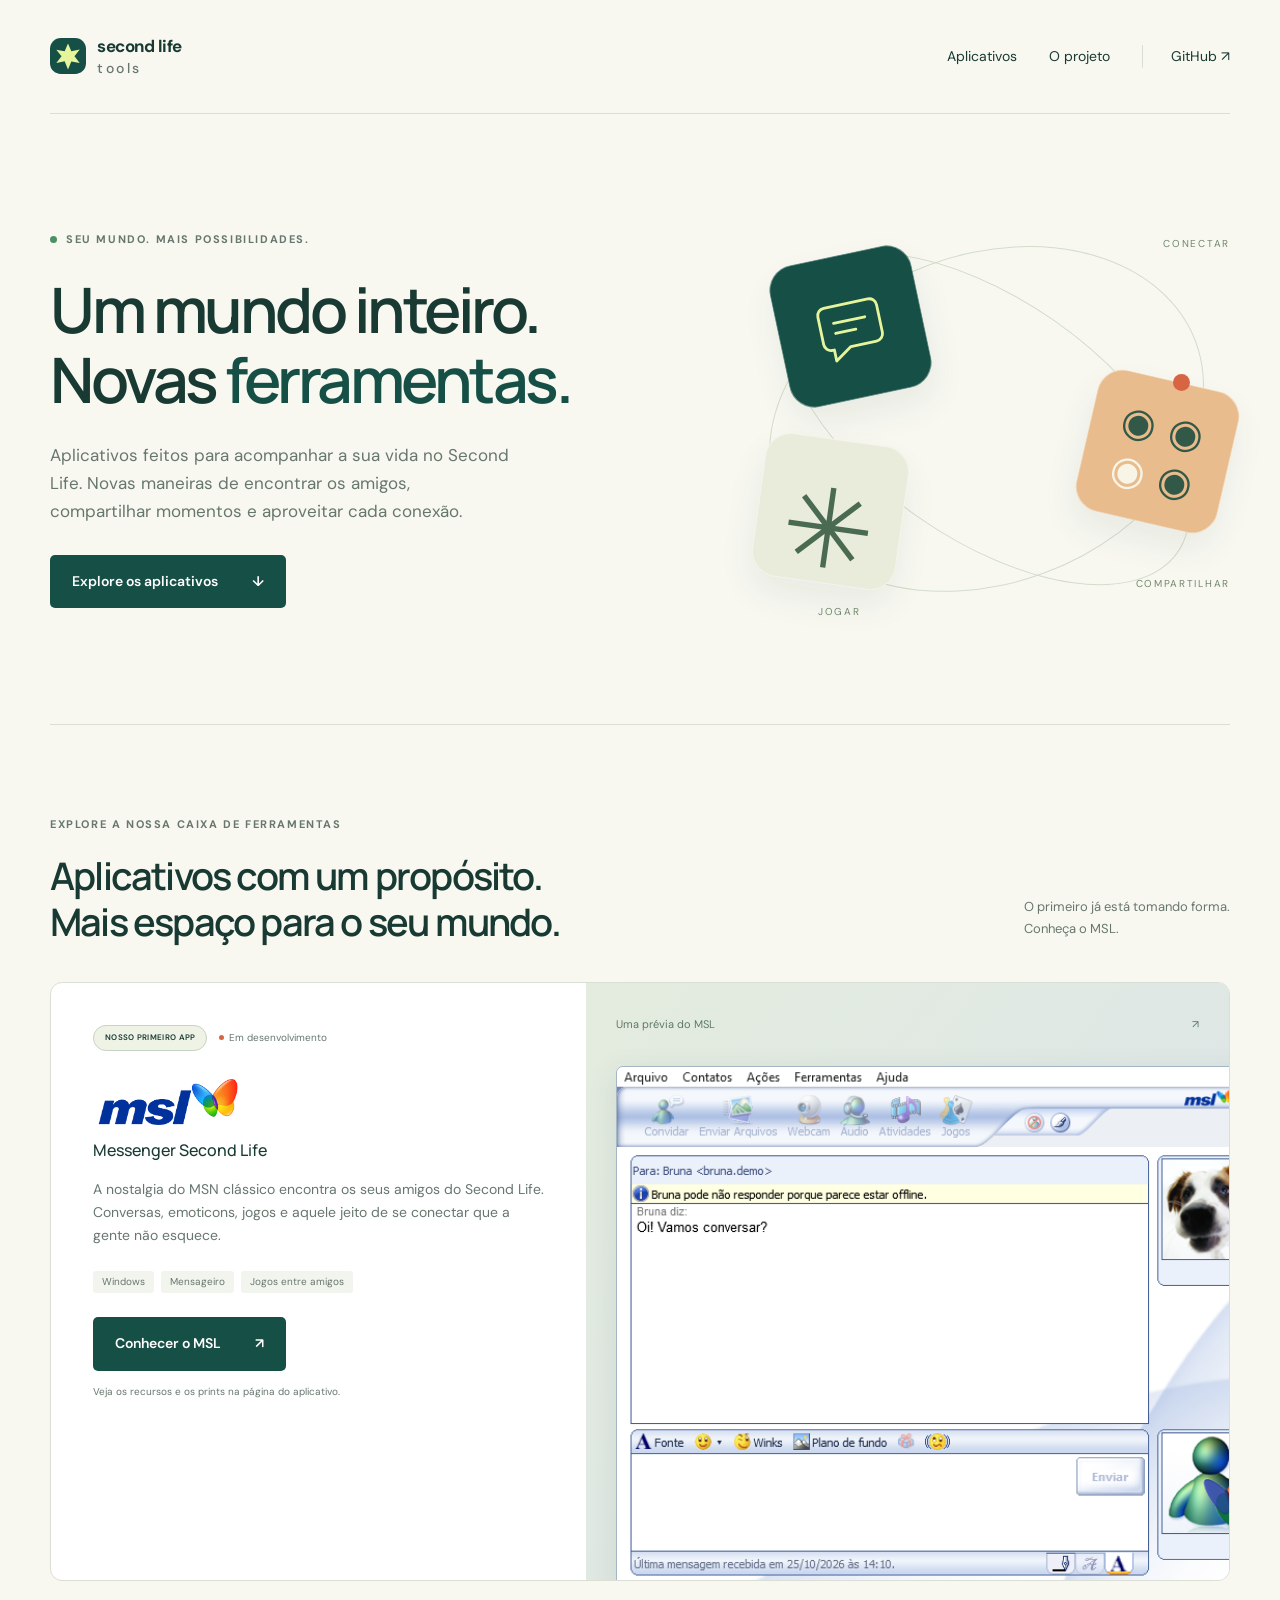
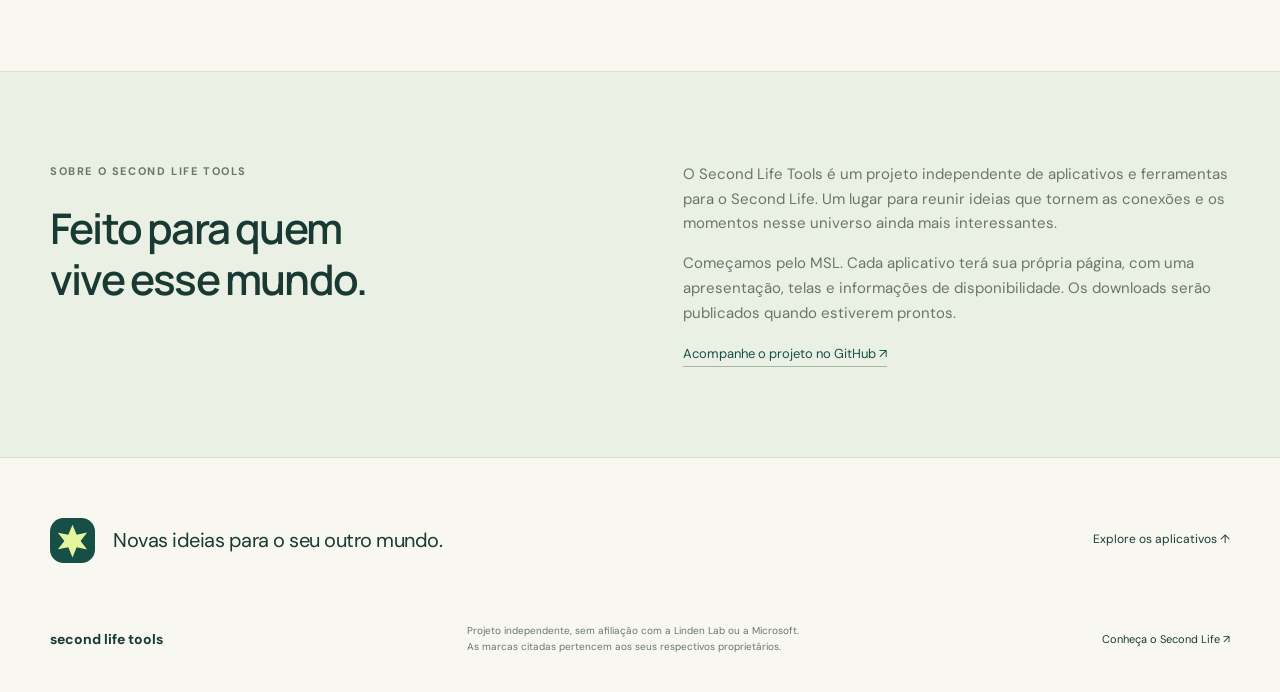
<file: index.html>
<!doctype html>
<html lang="pt-BR"><head><meta charset="utf-8"><meta name="viewport" content="width=device-width,initial-scale=1"><title>Second Life Tools — Ferramentas para o seu outro mundo</title><meta name="description" content="Aplicativos e ferramentas independentes para aproveitar seu Second Life. Conheça o MSL, nosso primeiro app."><link rel="icon" href="assets/mark.svg" type="image/svg+xml"><link rel="stylesheet" href="assets/site.css"><link rel="stylesheet" href="assets/portal.css"></head>
<body class="tools-page"><a class="skip" href="#conteudo">Pular para o conteúdo</a>
<header class="header wrap"><a class="brand" href="./" aria-label="Second Life Tools, início"><img src="assets/mark.svg" width="36" height="36" alt=""><span>second life<span class="brand-sub">tools</span></span></a><nav aria-label="Principal"><a href="#apps">Aplicativos</a><a href="#sobre">O projeto</a><a class="nav-link" href="https://github.com/secondlifetools" target="_blank" rel="noopener noreferrer">GitHub ↗</a></nav></header>
<main id="conteudo"><section class="tools-hero wrap" id="inicio"><div><p class="eyebrow"><span class="dot"></span> Seu mundo. Mais possibilidades.</p><h1>Um mundo inteiro.<br>Novas <em>ferramentas.</em></h1><p class="lead">Aplicativos feitos para acompanhar a sua vida no Second Life. Novas maneiras de encontrar os amigos, compartilhar momentos e aproveitar cada conexão.</p><a class="primary" href="#apps">Explore os aplicativos <span aria-hidden="true">↓</span></a></div><div class="tools-art" aria-hidden="true"><div class="tool-orbit"></div><div class="tool-orbit second"></div><div class="tool-tile tile-chat"><svg viewBox="0 0 80 80"><path d="M16 15h48a8 8 0 0 1 8 8v30a8 8 0 0 1-8 8H36L18 73V61h-2a8 8 0 0 1-8-8V23a8 8 0 0 1 8-8Z"/><path d="M23 33h34M23 44h22"/></svg></div><div class="tool-tile tile-star">✳</div><div class="tool-tile tile-pieces"><span>◉</span><span>◉</span><span>◉</span><span>◉</span></div><span class="art-word word-connect">conectar</span><span class="art-word word-share">compartilhar</span><span class="art-word word-play">jogar</span><span class="tools-art-dot"></span></div></section>
<section class="apps-section section wrap" id="apps"><div class="catalog-heading"><div><div class="section-label">EXPLORE A NOSSA CAIXA DE FERRAMENTAS</div><h2>Aplicativos com um propósito.<br>Mais espaço para o seu mundo.</h2></div><p>O primeiro já está tomando forma.<br>Conheça o MSL.</p></div><article class="app-showcase"><div class="app-copy"><div class="app-meta"><span class="pill">NOSSO PRIMEIRO APP</span><span class="app-status"><span class="dot"></span> Em desenvolvimento</span></div><h3><img class="app-wordmark" src="assets/msl-wordmark.png" alt="MSL" width="150" height="62"><span>Messenger Second Life</span></h3><p>A nostalgia do MSN clássico encontra os seus amigos do Second Life. Conversas, emoticons, jogos e aquele jeito de se conectar que a gente não esquece.</p><ul class="app-tags" aria-label="Sobre o MSL"><li>Windows</li><li>Mensageiro</li><li>Jogos entre amigos</li></ul><a class="primary" href="apps/msl/">Conhecer o MSL <span aria-hidden="true">↗</span></a><p class="small">Veja os recursos e os prints na página do aplicativo.</p></div><a class="app-preview" href="apps/msl/" aria-label="Ver a página do MSL e suas telas"><div class="preview-topline"><span>Uma prévia do MSL</span><span aria-hidden="true">↗</span></div><img src="assets/msl-chat.png" alt="Janela real de conversa do MSL, com visual inspirado no MSN clássico" width="648" height="503" loading="lazy"></a></article></section>
<section class="about-band" id="sobre"><div class="section wrap about-grid"><div><div class="section-label">SOBRE O SECOND LIFE TOOLS</div><h2>Feito para quem<br>vive esse mundo.</h2></div><div><p>O Second Life Tools é um projeto independente de aplicativos e ferramentas para o Second Life. Um lugar para reunir ideias que tornem as conexões e os momentos nesse universo ainda mais interessantes.</p><p>Começamos pelo MSL. Cada aplicativo terá sua própria página, com uma apresentação, telas e informações de disponibilidade. Os downloads serão publicados quando estiverem prontos.</p><a class="text-link" href="https://github.com/secondlifetools" target="_blank" rel="noopener noreferrer">Acompanhe o projeto no GitHub ↗</a></div></div></section>
<section class="tools-end wrap"><img src="assets/mark.svg" alt="" width="45" height="45"><p>Novas ideias para o seu outro mundo.</p><a href="#apps">Explore os aplicativos ↑</a></section></main>
<footer class="wrap"><a class="footer-brand" href="./">second life tools</a><p>Projeto independente, sem afiliação com a Linden Lab ou a Microsoft.<br>As marcas citadas pertencem aos seus respectivos proprietários.</p><a href="https://secondlife.com" target="_blank" rel="noopener noreferrer">Conheça o Second Life ↗</a></footer></body></html>
</file>
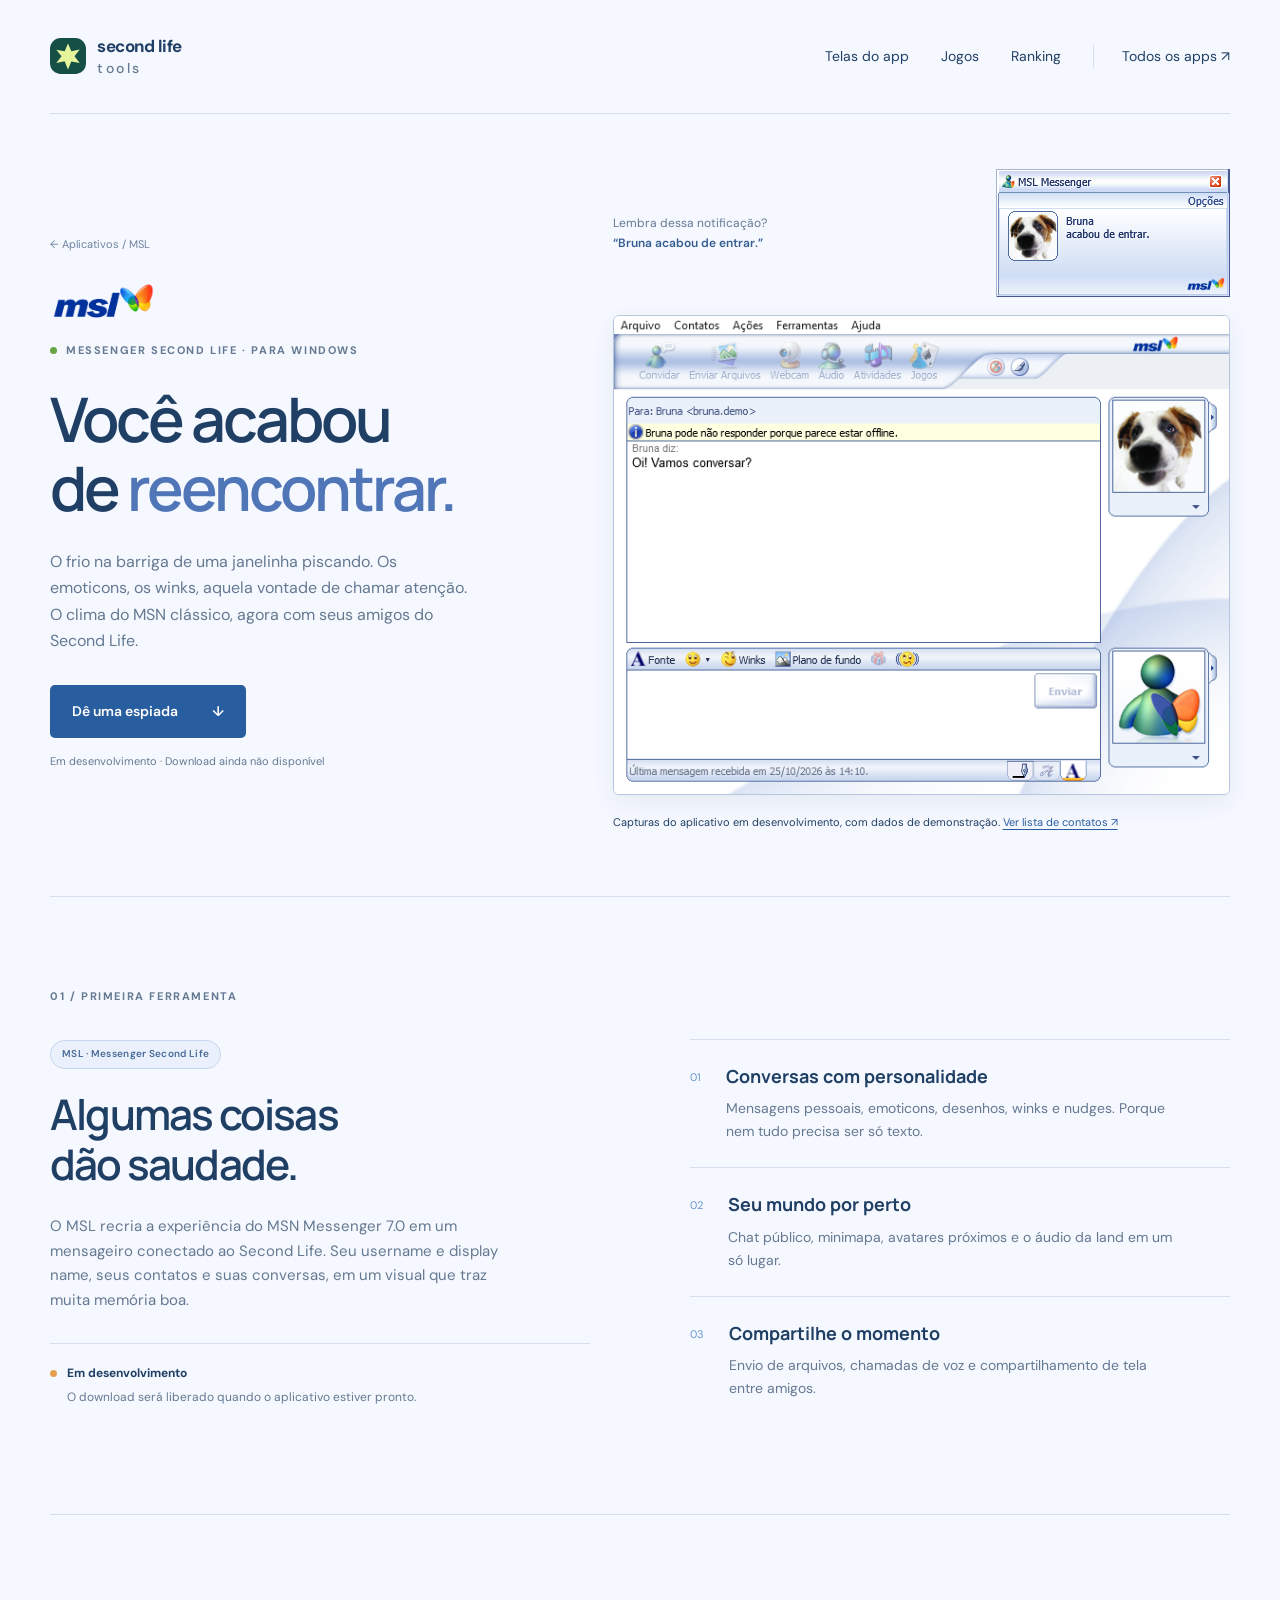
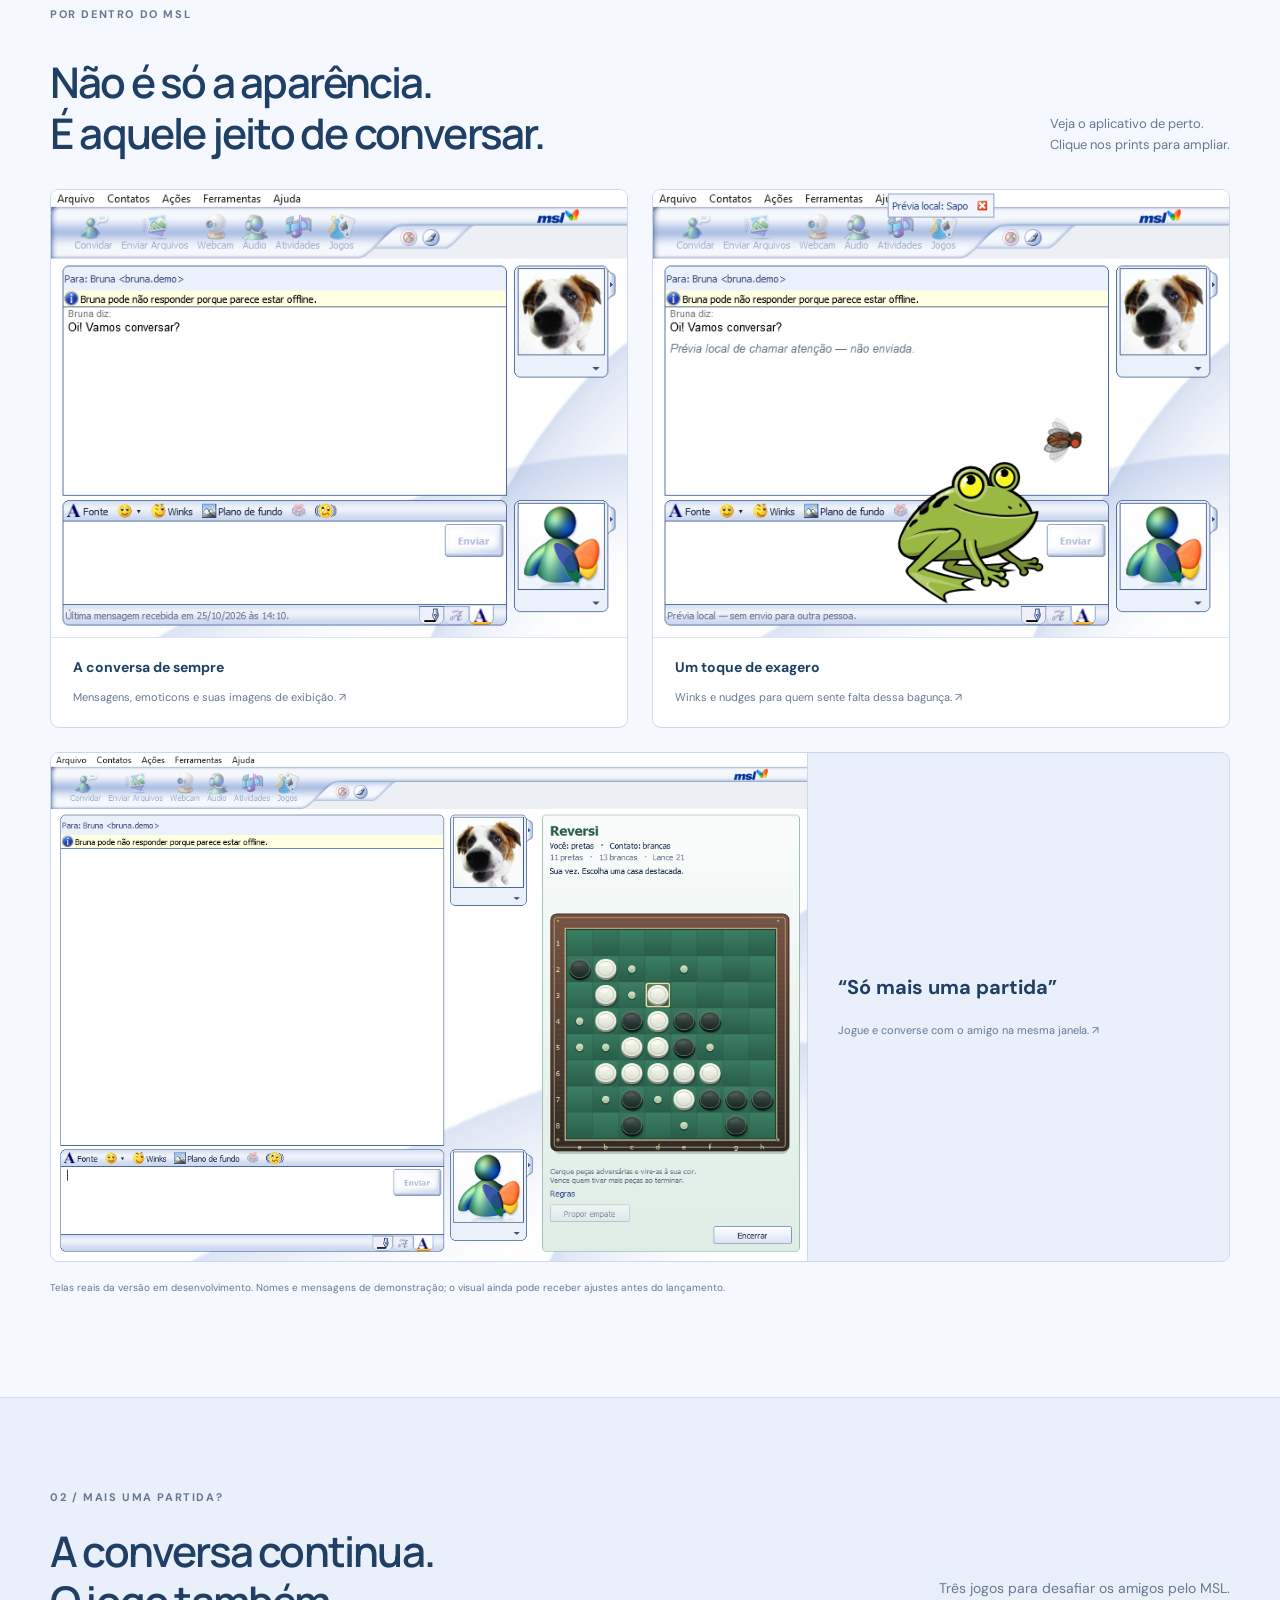
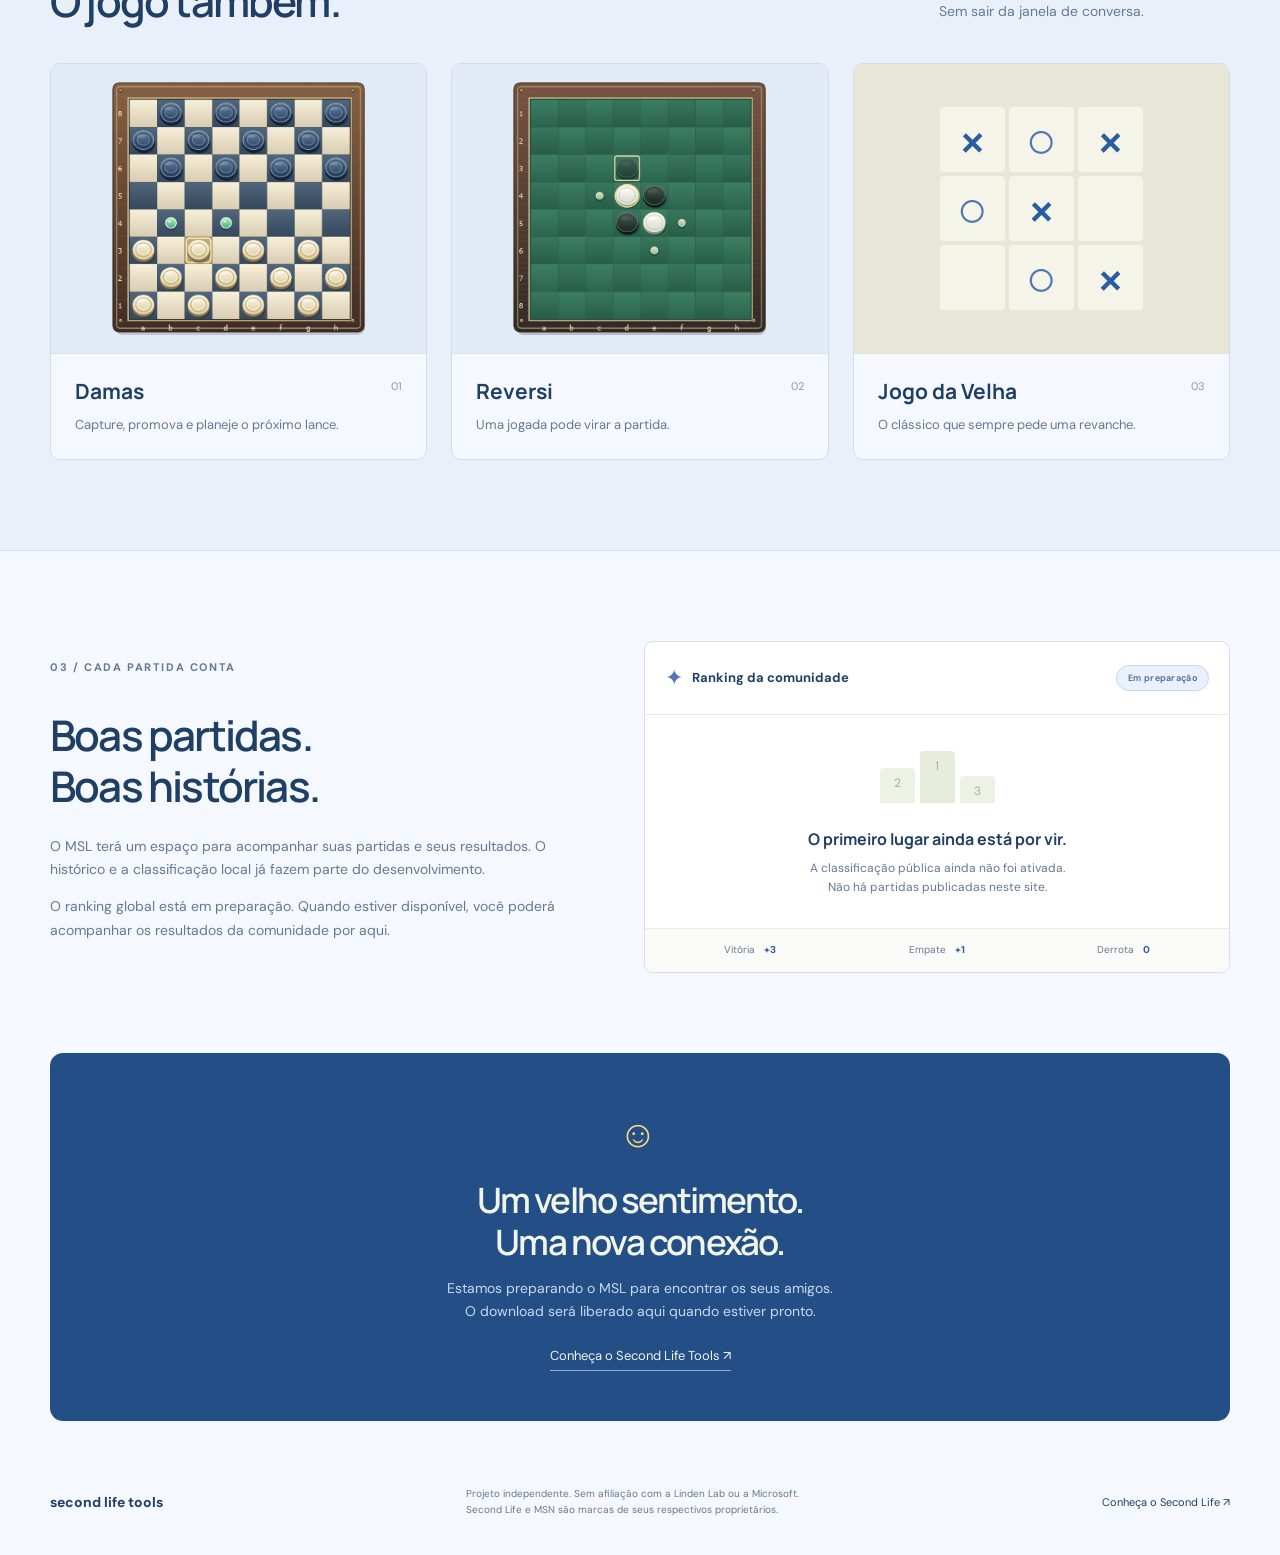
<file: apps/msl/index.html>
<!doctype html>
<html lang="pt-BR">
<head>
  <meta charset="utf-8"><meta name="viewport" content="width=device-width,initial-scale=1">
  <title>MSL — A nostalgia do MSN, no seu Second Life</title>
  <meta name="description" content="Conheça o Messenger Second Life: o clima do MSN clássico, com seus amigos do Second Life. Veja as telas, os jogos e os recursos do MSL.">
  <link rel="icon" href="../../assets/mark.svg" type="image/svg+xml"><link rel="stylesheet" href="../../assets/site.css">
<link rel="stylesheet" href="../../assets/portal.css"></head>
<body class="msl-page">
  <a class="skip" href="#conteudo">Pular para o conteúdo</a>
  <header class="header wrap"><a class="brand" href="../../" aria-label="Second Life Tools, início"><img src="../../assets/mark.svg" width="36" height="36" alt=""><span>second life<span class="brand-sub">tools</span></span></a><nav aria-label="MSL"><a href="#prints">Telas do app</a><a href="#jogos">Jogos</a><a href="#ranking">Ranking</a><a class="nav-link" href="../../#apps">Todos os apps ↗</a></nav></header>
  <main id="conteudo">
    <section class="hero msl-hero wrap" id="inicio">
      <div class="hero-copy"><a class="back-link" href="../../#apps">← Aplicativos / MSL</a><img class="msl-wordmark" src="../../assets/msl-wordmark.png" alt="MSL" width="105" height="44"><p class="eyebrow"><span class="dot"></span> Messenger Second Life · Para Windows</p><h1>Você acabou<br>de <em>reencontrar.</em></h1><p class="lead">O frio na barriga de uma janelinha piscando. Os emoticons, os winks, aquela vontade de chamar atenção. O clima do MSN clássico, agora com seus amigos do Second Life.</p><a class="primary" href="#prints">Dê uma espiada <span aria-hidden="true">↓</span></a><p class="small hero-note">Em desenvolvimento · Download ainda não disponível</p></div>
      <figure class="msl-windows"><div class="arrival-demo"><p>Lembra dessa notificação?<br><strong>“Bruna acabou de entrar.”</strong></p><img src="../../assets/msl-notification.png" alt="Notificação real do MSL: Bruna acabou de entrar" width="234" height="128"></div><a class="real-window hero-chat" data-lightbox href="../../assets/msl-chat.png" aria-label="Ampliar a janela de conversa do MSL"><img src="../../assets/msl-chat.png" alt="Janela de conversa real do MSL, sem inclinação ou alteração de proporção" width="648" height="503"></a><figcaption class="screenshot-note">Capturas do aplicativo em desenvolvimento, com dados de demonstração. <a data-lightbox data-caption="Lista de contatos do MSL" href="../../assets/msl-contacts.png">Ver lista de contatos ↗</a></figcaption></figure>
    </section>
    <section class="product section wrap" id="msl"><div class="section-label">01 / PRIMEIRA FERRAMENTA</div><div class="product-grid"><div><span class="pill">MSL · Messenger Second Life</span><h2>Algumas coisas<br>dão saudade.</h2><p>O MSL recria a experiência do MSN Messenger 7.0 em um mensageiro conectado ao Second Life. Seu username e display name, seus contatos e suas conversas, em um visual que traz muita memória boa.</p><div class="availability"><span class="dot"></span><div><strong>Em desenvolvimento</strong><span>O download será liberado quando o aplicativo estiver pronto.</span></div></div></div><div class="feature-list"><article><span class="feature-number">01</span><div><h3>Conversas com personalidade</h3><p>Mensagens pessoais, emoticons, desenhos, winks e nudges. Porque nem tudo precisa ser só texto.</p></div></article><article><span class="feature-number">02</span><div><h3>Seu mundo por perto</h3><p>Chat público, minimapa, avatares próximos e o áudio da land em um só lugar.</p></div></article><article><span class="feature-number">03</span><div><h3>Compartilhe o momento</h3><p>Envio de arquivos, chamadas de voz e compartilhamento de tela entre amigos.</p></div></article></div></div></section>
    <section class="section wrap gallery-section" id="prints"><div class="section-label">POR DENTRO DO MSL</div><div class="gallery-heading"><h2>Não é só a aparência.<br>É aquele jeito de conversar.</h2><p>Veja o aplicativo de perto.<br>Clique nos prints para ampliar.</p></div><div class="screenshots-grid"><a class="screenshot-card" data-lightbox href="../../assets/msl-chat.png"><img src="../../assets/msl-chat.png" alt="Conversa no MSL, com barra de emoticons, winks e imagens de exibição" loading="lazy" width="648" height="503"><span><strong>A conversa de sempre</strong><span>Mensagens, emoticons e suas imagens de exibição. ↗</span></span></a><a class="screenshot-card" data-lightbox href="../../assets/msl-wink.png"><img src="../../assets/msl-wink.png" alt="Wink animado de sapo sobre a conversa do MSL" loading="lazy" width="648" height="503"><span><strong>Um toque de exagero</strong><span>Winks e nudges para quem sente falta dessa bagunça. ↗</span></span></a><a class="screenshot-card screenshot-wide" data-lightbox href="../../assets/msl-reversi.png"><img src="../../assets/msl-reversi.png" alt="Janela de conversa do MSL com partida de Reversi ao lado" loading="lazy" width="1044" height="701"><span><strong>“Só mais uma partida”</strong><span>Jogue e converse com o amigo na mesma janela. ↗</span></span></a></div><p class="small">Telas reais da versão em desenvolvimento. Nomes e mensagens de demonstração; o visual ainda pode receber ajustes antes do lançamento.</p></section>
    <section class="games-band" id="jogos"><div class="section wrap"><div class="games-heading"><div><div class="section-label">02 / MAIS UMA PARTIDA?</div><h2>A conversa continua.<br>O jogo também.</h2></div><p>Três jogos para desafiar os amigos pelo MSL.<br>Sem sair da janela de conversa.</p></div><div class="games-grid"><article class="game-card"><div class="game-image"><img src="../../assets/draughts.png" alt="Tabuleiro de damas do MSL, com peças claras e escuras" loading="lazy" width="356" height="550"></div><div class="game-info"><span>01</span><h3>Damas</h3><p>Capture, promova e planeje o próximo lance.</p></div></article><article class="game-card"><div class="game-image"><img src="../../assets/reversi.png" alt="Tabuleiro verde de Reversi do MSL, com peças pretas e brancas" loading="lazy" width="356" height="550"></div><div class="game-info"><span>02</span><h3>Reversi</h3><p>Uma jogada pode virar a partida.</p></div></article><article class="game-card"><div class="tic-art" aria-label="Ilustração de jogo da velha"><span>×</span><span>○</span><span>×</span><span>○</span><span>×</span><span></span><span></span><span>○</span><span>×</span></div><div class="game-info"><span>03</span><h3>Jogo da Velha</h3><p>O clássico que sempre pede uma revanche.</p></div></article></div></div></section>
    <section class="ranking section wrap" id="ranking"><div><div class="section-label">03 / CADA PARTIDA CONTA</div><h2>Boas partidas.<br>Boas histórias.</h2><p>O MSL terá um espaço para acompanhar suas partidas e seus resultados. O histórico e a classificação local já fazem parte do desenvolvimento.</p><p>O ranking global está em preparação. Quando estiver disponível, você poderá acompanhar os resultados da comunidade por aqui.</p></div><div class="ranking-card"><div class="ranking-title"><span aria-hidden="true">✦</span><strong>Ranking da comunidade</strong><span class="pill muted">Em preparação</span></div><div class="ranking-empty"><div class="empty-podium" aria-hidden="true"><span>2</span><span>1</span><span>3</span></div><h3>O primeiro lugar ainda está por vir.</h3><p>A classificação pública ainda não foi ativada.<br>Não há partidas publicadas neste site.</p></div><div class="score-rule"><span>Vitória <strong>+3</strong></span><span>Empate <strong>+1</strong></span><span>Derrota <strong>0</strong></span></div></div></section>
    <section class="closing wrap"><span class="tiny-mark" aria-hidden="true">☺</span><h2>Um velho sentimento.<br>Uma nova conexão.</h2><p>Estamos preparando o MSL para encontrar os seus amigos.<br>O download será liberado aqui quando estiver pronto.</p><a href="../../#apps">Conheça o Second Life Tools ↗</a></section>
  </main>
  <footer class="wrap"><a class="footer-brand" href="../../">second life tools</a><p>Projeto independente. Sem afiliação com a Linden Lab ou a Microsoft.<br>Second Life e MSN são marcas de seus respectivos proprietários.</p><a href="https://secondlife.com" target="_blank" rel="noopener noreferrer">Conheça o Second Life ↗</a></footer>
<script src="../../assets/gallery.js" defer></script>
</body>
</html>
</file>
<file: assets/site.css>
@import url('https://fonts.googleapis.com/css2?family=DM+Sans:wght@400;500;600;700&family=Manrope:wght@400;500;600;700;800&display=swap');
:root{--ink:#183a33;--muted:#67776d;--paper:#f8f8f1;--green:#164f46;--lime:#e6f59c;--line:#d9dfd4;--orange:#d76544}*{box-sizing:border-box}html{scroll-behavior:auto;scroll-padding-top:30px}body{margin:0;background:var(--paper);color:var(--ink);font:16px/1.65 'DM Sans',Arial,sans-serif}a{color:inherit;text-decoration:none}button,a{-webkit-tap-highlight-color:transparent}a:focus-visible{outline:3px solid var(--orange);outline-offset:5px}h1,h2,h3,p{margin-top:0}h1,h2,h3{font-family:Manrope,Arial,sans-serif}h1{font-size:clamp(48px,5.3vw,78px);line-height:1.12;letter-spacing:-4px;margin-bottom:26px;font-weight:600}h1 em{font-style:normal;color:var(--orange)}h2{font-size:clamp(34px,3.3vw,46px);font-weight:600;line-height:1.2;letter-spacing:-1.8px;margin-bottom:24px}h3{font-size:18px;line-height:1.4;margin-bottom:8px}p{color:var(--muted)}.wrap{max-width:1220px;width:calc(100% - 100px);margin-inline:auto}.header{height:114px;display:flex;align-items:center;justify-content:space-between;gap:20px;border-bottom:1px solid var(--line)}.brand{display:flex;align-items:center;gap:11px;font-size:17px;font-weight:700;line-height:1.1;letter-spacing:-.5px}.brand-sub{display:block;color:var(--muted);font-size:14px;font-weight:500;letter-spacing:2.6px;margin-top:5px}nav{display:flex;gap:32px;align-items:center;font-size:14px}nav a:hover,footer a:hover{color:var(--orange)}.nav-link{border-left:1px solid var(--line);padding-left:28px}.hero{display:grid;grid-template-columns:1.1fr 1fr;gap:58px;align-items:center;min-height:670px;padding-block:80px 95px}.eyebrow,.section-label{font-size:11px;font-weight:700;letter-spacing:1.6px;text-transform:uppercase}.eyebrow{display:flex;align-items:center;gap:9px;margin-bottom:26px}.dot{display:inline-block;width:7px;height:7px;border-radius:50%;background:#489265;flex-shrink:0}.lead{font-size:17px;max-width:460px;margin-bottom:30px}.primary{display:inline-flex;gap:34px;align-items:center;background:var(--green);color:white;padding:15px 22px;border-radius:5px;font-size:14px;font-weight:600;transition:background .2s}.primary:hover{background:#286d5d}.small{font-size:11px}.hero-note{margin-top:14px;margin-bottom:0}.hero-art{position:relative;display:grid;place-items:center;min-height:420px;isolation:isolate}.hero-art:before{content:'';position:absolute;inset:-12px -20px;background:#e8edda;border-radius:48% 46% 50% 38%;z-index:-2;transform:rotate(-8deg)}.orbit{position:absolute;border:1px solid #c1cdb3;border-radius:50%;z-index:-1;inset:55px -26px;transform:rotate(-28deg)}.orbit-b{inset:-10px 80px;transform:rotate(-35deg)}.messenger-card{width:385px;background:#fff;border:1px solid #bec9c9;box-shadow:0 20px 65px #254c3b22;border-radius:10px;overflow:hidden;transform:rotate(-3deg)}.card-chrome{background:linear-gradient(#fff,#dce4df);font-size:11px;padding:10px 14px;display:flex;justify-content:space-between;color:#59766b}.tiny-mark{color:var(--green);font-size:22px;vertical-align:middle;margin-right:4px}.profile{display:flex;align-items:center;gap:14px;background:linear-gradient(white,#edf2ed);padding:20px 19px;border-bottom:1px solid #e1e7df}.profile strong{font-size:12px}.profile p{font-size:10px;margin:3px 0 0}.profile .dot{width:5px;height:5px;margin-right:4px}.profile-art{background:var(--lime);color:var(--green);width:54px;height:54px;border-radius:12px;display:grid;place-items:center;font-size:39px;flex-shrink:0}.preview-chat{padding:23px;font-size:13px;min-height:210px}.preview-chat p{color:var(--ink);margin-bottom:14px}.preview-chat .chat-label{font-size:10px;color:#7e8b88;margin-bottom:4px}.preview-chat .friend{margin-top:20px}.preview-chat p span{color:#cc664b}.invite{display:flex;align-items:center;gap:12px;background:#f2f5eb;border:1px solid #e2e9d7;border-radius:6px;padding:12px;margin-top:22px}.invite>span{color:var(--green);font-size:30px}.invite strong,.invite div>span{display:block}.invite div>span{font-size:10px;color:var(--muted)}.compose{border-top:1px solid #dbe5db;padding:12px 20px;font-size:12px;display:flex;justify-content:space-between;color:#93a196}.compose>span:first-child{color:var(--green)}.art-caption{position:absolute;bottom:-16px;right:0;font-size:10px;letter-spacing:.5px;background:var(--paper);padding:9px 13px;border:1px solid var(--line);border-radius:20px;box-shadow:0 5px 12px #183a3308}.caption-dot{display:inline-block;width:5px;height:5px;border-radius:50%;background:var(--orange);margin-right:7px}.section{padding-block:90px}.section-label{color:var(--muted);margin-bottom:34px}.product{border-top:1px solid var(--line)}.product-grid{display:grid;grid-template-columns:1fr 1fr;gap:100px}.pill{display:inline-block;border:1px solid #c7d3c3;border-radius:30px;font-size:10px;padding:5px 11px;background:#eff3e6;margin-bottom:20px;font-weight:600;letter-spacing:.3px}.product p{max-width:450px;font-size:15px}.availability{border-top:1px solid var(--line);padding-top:20px;display:flex;align-items:flex-start;gap:10px;margin-top:30px}.availability .dot{margin-top:6px;background:var(--orange)}.availability strong,.availability div>span{display:block;font-size:12px}.availability div>span{color:var(--muted);margin-top:4px}.feature-list article{display:flex;gap:25px;border-top:1px solid var(--line);padding-block:24px}.feature-number{font-size:11px;color:var(--orange);padding-top:4px}.feature-list article p{font-size:14px;margin:0}.games-band{background:#eaf0e3;border-block:1px solid #dce4d3}.games-heading{display:flex;justify-content:space-between;align-items:end;gap:40px;margin-bottom:36px}.games-heading .section-label{margin-bottom:20px}.games-heading h2{margin:0}.games-heading>p{font-size:14px;margin:0 0 4px}.games-grid{display:grid;grid-template-columns:repeat(3,1fr);gap:24px}.game-card{background:var(--paper);border:1px solid #d8dfcf;border-radius:10px;overflow:hidden}.game-image,.tic-art{height:290px;overflow:hidden;border-bottom:1px solid #dce4d3}.game-image{display:flex;justify-content:center;align-items:flex-start;background:#dfe7dc;padding:0 13px}.game-image img{width:100%;height:auto;max-width:310px;object-fit:contain;margin-top:-108px;box-shadow:0 12px 20px #183a3310}.game-info{padding:23px 24px}.game-info>span{float:right;color:#8e9d88;font-size:11px}.game-info h3{font-size:21px}.game-info p{font-size:13px;margin-bottom:0}.tic-art{display:grid;grid-template-columns:repeat(3,65px);grid-template-rows:repeat(3,65px);justify-content:center;align-content:center;gap:4px;background:#e8e7d7}.tic-art>span{display:grid;place-items:center;font-size:52px;line-height:1;border-radius:4px;background:#f5f4e8;color:var(--green);font-weight:500}.tic-art>span:nth-child(even){color:var(--orange)}.ranking{display:grid;grid-template-columns:1fr 1.15fr;gap:85px;align-items:center}.ranking p{font-size:14px}.ranking-card{background:#fff;border:1px solid var(--line);border-radius:9px;overflow:hidden}.ranking-title{display:flex;align-items:center;gap:9px;padding:18px 20px;border-bottom:1px solid #e9ece5}.ranking-title>span:first-child{color:var(--orange);font-size:22px}.ranking-title strong{font-size:13px}.ranking-title .pill{font-size:9px;margin:0 0 0 auto;background:#f5f5ef;border-color:var(--line);white-space:nowrap}.ranking-empty{text-align:center;padding:36px 10px 30px}.empty-podium{display:flex;align-items:flex-end;justify-content:center;gap:5px;margin-bottom:25px}.empty-podium span{height:35px;width:35px;background:#edf1e6;color:#a5b394;border-radius:4px 4px 0 0;padding-top:6px;font-size:12px}.empty-podium span:nth-child(2){height:52px;background:#e6edda}.empty-podium span:nth-child(3){height:27px}.ranking-empty h3{font-size:16px}.ranking-empty p{font-size:12px;margin:0}.score-rule{display:flex;justify-content:space-around;background:#fafbf8;border-top:1px solid #e9ece5;padding:13px;font-size:10px;color:var(--muted)}.score-rule strong{color:var(--green);margin-left:6px}.closing{background:var(--green);color:#f0f5e7;border-radius:13px;padding:50px 20px;text-align:center;margin-block:10px 65px}.closing .tiny-mark{font-size:38px;color:var(--lime);display:block;margin-bottom:14px}.closing h2{font-size:35px;margin-bottom:14px}.closing p{font-size:14px;color:#bfcec2}.closing a{font-size:13px;display:inline-block;border-bottom:1px solid #789c87;padding-bottom:3px;margin-top:8px}.closing a:hover{color:var(--lime)}footer{padding-block:0 36px;display:flex;align-items:center;justify-content:space-between;gap:26px;font-size:11px}footer p{font-size:10px;margin:0}.footer-brand{font-weight:700;font-size:14px;white-space:nowrap}.skip{position:absolute;top:-80px;left:10px;z-index:5;background:var(--green);color:white;padding:10px}.skip:focus{top:10px}@media(min-width:1500px){.hero{min-height:740px}.hero-art{min-height:450px}.messenger-card{width:410px}.game-image,.tic-art{height:310px}}@media(max-width:1000px){.wrap{width:calc(100% - 56px)}.hero{gap:25px;min-height:610px}.hero-art{min-height:370px}.messenger-card{width:320px}.hero-art:before{inset:0}.orbit{inset:55px -5px}.profile{padding:15px 12px;gap:9px}.profile strong{font-size:11px}.preview-chat{padding:17px}.product-grid{gap:50px}.ranking{gap:35px}.game-image,.tic-art{height:240px}.game-image img{margin-top:-85px}.game-info{padding:20px 18px}h1{letter-spacing:-2.5px}.games-grid{gap:14px}.ranking-title{flex-wrap:wrap}.ranking-title .pill{margin-left:0}.tic-art{grid-template-columns:repeat(3,56px);grid-template-rows:repeat(3,56px)}footer{flex-wrap:wrap}}@media(max-width:700px){.wrap{width:calc(100% - 36px)}.header{height:96px;align-items:center}.brand{font-size:14px}.brand img{width:30px;height:30px}.brand-sub{font-size:11px}nav{gap:14px;font-size:11px}nav .nav-link{display:none}.hero{grid-template-columns:1fr;padding-block:55px 60px;gap:52px}.hero-copy{max-width:500px}.hero h1{font-size:52px;letter-spacing:-2.7px}.lead{font-size:16px}.eyebrow{font-size:9px}.hero-art{max-width:420px;width:100%;margin:auto;min-height:400px}.messenger-card{width:85%;max-width:365px}.hero-art:before{inset:10px 2px}.orbit{inset:70px 0}.art-caption{bottom:-12px}.section{padding-block:60px}.product-grid,.ranking{grid-template-columns:1fr;gap:35px}.product-grid h2{font-size:35px}.feature-list article{padding-block:20px}.games-heading{display:block}.games-heading>p{margin-top:20px}.games-grid{grid-template-columns:1fr;max-width:440px;margin:auto;gap:22px}.game-image,.tic-art{height:310px}.game-image img{max-width:310px;margin-top:-98px}.tic-art{grid-template-columns:repeat(3,75px);grid-template-rows:repeat(3,75px)}.ranking{gap:25px}.ranking .section-label{margin-bottom:20px}.ranking-title{flex-wrap:nowrap}.ranking-title .pill{margin-left:auto;font-size:8px}.ranking-title strong{font-size:11px}.ranking-title{padding:16px 12px;gap:6px}.closing{padding:40px 18px;margin-bottom:35px}.closing h2{font-size:29px}.closing p{font-size:13px}footer{gap:18px;align-items:start}footer p{order:3;font-size:10px;width:100%}}@media(prefers-reduced-motion:reduce){html{scroll-behavior:auto}*{transition:none!important}}

body{overflow-x:clip}

.game-image{align-items:center;padding:18px}.game-image img{width:100%;height:100%;max-width:100%;margin:0;object-fit:contain;box-shadow:none}

@media(max-width:1000px){.orbit{inset:40px 45px;transform:rotate(-18deg)}}
</file>
<file: assets/portal.css>
/* Portal de ferramentas */
.tools-hero{display:grid;grid-template-columns:1.3fr 1fr;gap:60px;align-items:center;min-height:610px;padding-block:80px}.tools-hero h1{font-size:clamp(44px,4.9vw,70px);letter-spacing:-3.5px}.tools-hero h1 em{color:var(--green)}.tools-art{height:370px;position:relative;isolation:isolate}.tool-orbit{position:absolute;inset:20px;border:1px solid #d3ddcb;border-radius:50%;transform:rotate(-20deg)}.tool-orbit.second{inset:65px 10px;transform:rotate(35deg)}.tool-tile{position:absolute;width:145px;height:145px;border-radius:26px;display:grid;place-items:center;box-shadow:0 17px 35px #23473312;border:1px solid #ffffff66}.tile-chat{background:var(--green);top:20px;left:35px;transform:rotate(-12deg)}.tile-chat svg{width:75px;fill:none;stroke:var(--lime);stroke-width:3;stroke-linecap:round;stroke-linejoin:round}.tile-star{background:#e9ecdb;color:#4a6b51;font-size:110px;bottom:20px;left:15px;transform:rotate(8deg)}.tile-pieces{background:#e9bc8e;right:0;top:145px;transform:rotate(13deg);grid-template-columns:1fr 1fr;gap:6px;padding:26px;font-size:40px;line-height:1}.tile-pieces span{color:#325847}.tile-pieces span:nth-child(3n){color:#f8f5e6}.art-word{position:absolute;font-size:10px;letter-spacing:1.7px;text-transform:uppercase;color:#71876c}.word-connect{top:2px;right:0}.word-share{bottom:12px;right:0}.word-play{bottom:-16px;left:75px}.tools-art-dot{width:17px;height:17px;background:var(--orange);border-radius:50%;position:absolute;top:140px;right:40px}
.apps-section{border-top:1px solid var(--line)}.catalog-heading{display:flex;justify-content:space-between;gap:40px;align-items:end;margin-bottom:38px}.catalog-heading .section-label{margin-bottom:20px}.catalog-heading h2{margin:0;font-size:38px}.catalog-heading>p{font-size:13px;margin-bottom:5px}.app-showcase{display:grid;grid-template-columns:1fr 1.2fr;border:1px solid var(--line);border-radius:12px;overflow:hidden;background:white}.app-copy{padding:42px}.app-meta{display:flex;gap:12px;align-items:center;flex-wrap:wrap}.app-meta .pill{font-size:8px;margin-bottom:0}.app-status{font-size:10px;color:var(--muted);display:flex;align-items:center;gap:5px}.app-status .dot{background:var(--orange);width:5px;height:5px}.app-copy h3{font-size:56px;letter-spacing:-2px;margin:20px 0 18px;line-height:1.2}.app-copy h3>span{font-size:16px;display:block;letter-spacing:0;font-weight:500;margin-top:8px}.app-copy>p{font-size:14px}.app-tags{padding:0;margin:24px 0;display:flex;gap:7px;flex-wrap:wrap;list-style:none}.app-tags li{font-size:10px;background:#f2f4ee;padding:3px 9px;border-radius:3px;color:var(--muted)}.app-copy>p.small{font-size:10px;margin-top:13px;margin-bottom:0}.app-preview{background:linear-gradient(130deg,#e4ecdf,#dbe4e9);padding:32px 0 0 30px;display:flex;flex-direction:column;justify-content:center;overflow:hidden}.preview-topline{display:flex;justify-content:space-between;margin:0 30px 23px 0;color:#5d796a;font-size:11px}.app-preview img{width:110%;height:auto;border:1px solid #a4b5c3;border-radius:7px 0 0 0;box-shadow:0 8px 30px #24493a1a;transform:translateY(10px)}.app-preview:hover img{transform:translateY(3px);transition:transform .2s}.about-band{background:#ebf0e4;border-block:1px solid var(--line)}.about-grid{display:grid;grid-template-columns:1fr 1fr;gap:85px}.about-grid .section-label{margin-bottom:23px}.about-grid p{font-size:15px}.text-link{font-size:13px;border-bottom:1px solid #a4b99f;padding-bottom:4px;color:var(--green)}.tools-end{display:flex;align-items:center;gap:18px;padding-block:60px}.tools-end p{margin:0;font-size:20px;letter-spacing:-.5px;color:var(--ink)}.tools-end a{margin-left:auto;font-size:12px}
/* Página dedicada ao MSL */
.msl-page{--paper:#f5f8fe;--ink:#203f65;--muted:#657992;--line:#d5dfed;--green:#285d9f;--orange:#5076b7;background:var(--paper)}.msl-page .dot{background:#69a544}.msl-page .primary{background:#285d9f}.msl-page .primary:hover{background:#3d72b3}.back-link{font-size:11px;color:#6f83a1;display:inline-block;margin-bottom:26px}.msl-hero{min-height:760px;gap:45px;grid-template-columns:1fr 1.13fr;padding-top:50px}.msl-hero h1{font-size:clamp(45px,4.8vw,68px);letter-spacing:-3px}.msl-hero .lead{font-size:16px;max-width:420px}.msl-windows{position:relative;min-height:500px;isolation:isolate}.msl-windows:before{content:'';position:absolute;inset:25px -12px 25px;background:radial-gradient(ellipse,#dce9fc,transparent 70%);z-index:-1}.real-window{overflow:hidden;border:1px solid #93afd2;border-radius:7px;background:white;box-shadow:0 15px 30px #213d651d}.real-window img{width:100%;height:auto;display:block}.window-label{display:flex;align-items:center;justify-content:space-between;background:linear-gradient(#f9fdff,#dbe7fa);padding:6px 10px;font:10px Arial,sans-serif;color:#456a99;border-bottom:1px solid #afc3df}.hero-chat{position:absolute;width:93%;right:0;top:100px;transform:rotate(2deg)}.hero-contacts{position:absolute;width:35%;left:-5px;top:35px;transform:rotate(-4deg);box-shadow:0 12px 30px #213d6525}.nostalgia-tag{position:absolute;right:0;top:15px;font-size:10px;background:white;color:#52749c;border:1px solid #d0dff3;padding:8px 13px;border-radius:20px;transform:rotate(3deg)}.screenshot-note{font-size:9px;position:absolute;bottom:5px;right:0;max-width:300px;text-align:right}.msl-page .pill{background:#eaf1fc;border-color:#c6d6ee;color:#496b99}.msl-page .availability .dot{background:#e69e51}.msl-page .feature-list .feature-number{color:#6b96cc}.msl-page .games-band{background:#eaf0fa;border-color:#d4e0f2}.msl-page .game-card{border-color:#d1dced}.msl-page .game-image{background:#e2eaf6}.msl-page .closing{background:#234f86}.msl-page .closing p{color:#c8d9f1}.msl-page .closing .tiny-mark{color:#f7d77f}.msl-page .closing a{border-color:#93afd0}.msl-page .ranking{padding-bottom:70px}
.gallery-section{border-top:1px solid var(--line)}.gallery-heading{display:flex;align-items:end;justify-content:space-between;gap:30px;margin-bottom:30px}.gallery-heading h2{margin:0}.gallery-heading>p{font-size:13px;margin-bottom:3px}.screenshots-grid{display:grid;grid-template-columns:1fr 1fr;gap:24px}.screenshot-card{display:block;background:#fff;border:1px solid #ccd9ec;border-radius:9px;overflow:hidden;transition:box-shadow .2s}.screenshot-card:hover{box-shadow:0 7px 26px #285d9f1a}.screenshot-card>img{display:block;width:100%;height:auto;border-bottom:1px solid #dde6f5}.screenshot-card>span{display:block;padding:18px 22px}.screenshot-card strong{font-size:14px;display:block;margin-bottom:4px}.screenshot-card>span>span{font-size:11px;color:var(--muted)}.screenshot-wide{grid-column:1/-1;display:grid;grid-template-columns:1.8fr 1fr;align-items:center;background:#e9f0fc}.screenshot-wide>img{border:0;border-right:1px solid #ccd9ec}.screenshot-wide>span{padding:30px}.screenshot-wide strong{font-size:20px;margin-bottom:12px}.gallery-section>p.small{margin-top:18px;font-size:10px}.image-dialog{padding:18px;border:1px solid #9db4d5;border-radius:9px;background:#f5f8fe;max-width:min(1250px,95vw);max-height:95vh;overflow:auto}.image-dialog::backdrop{background:#0b2039c9;backdrop-filter:blur(4px)}.image-dialog img{display:block;max-width:100%;max-height:75vh;object-fit:contain;margin:auto}.image-dialog p{font:12px Arial,sans-serif;color:#466285;margin:14px 0 0}.image-dialog-close{display:block;margin:0 0 12px auto;background:#e1ebfb;border:1px solid #adbfdd;border-radius:4px;padding:7px 14px;color:#285186;cursor:pointer}.image-open{overflow:hidden}button:focus-visible{outline:3px solid #ce8f41;outline-offset:4px}
@media(max-width:1050px){.tools-hero{gap:30px;min-height:560px}.tools-art{height:320px}.tool-tile{width:125px;height:125px}.tile-star{font-size:90px}.tile-pieces{padding:20px;font-size:34px}.tile-chat{left:5px}.catalog-heading h2{font-size:32px}.app-copy{padding:30px}.app-showcase{grid-template-columns:1fr 1fr}.app-meta{gap:8px}.msl-hero{gap:20px;min-height:670px}.msl-windows{min-height:400px}.hero-chat{top:105px;right:0;width:96%}.hero-contacts{left:-5px;top:60px}.nostalgia-tag{font-size:8px;top:15px;padding:7px 9px}.screenshot-note{font-size:8px;bottom:0;max-width:260px}.msl-hero h1{font-size:52px}.about-grid{gap:40px}.gallery-heading h2{font-size:34px}}
@media(max-width:700px){.tools-hero{grid-template-columns:1fr;padding-block:55px 45px;gap:45px}.tools-hero h1{font-size:47px;letter-spacing:-2.8px}.tools-art{max-width:340px;width:100%;height:300px;margin:auto}.tile-chat{left:20px}.tile-pieces{right:10px;top:130px}.word-connect{right:15px}.catalog-heading{display:block}.catalog-heading>p{margin-top:18px}.catalog-heading h2{font-size:31px}.app-showcase{grid-template-columns:1fr}.app-copy{padding:28px}.app-copy h3{font-size:49px}.app-preview{padding:22px 0 0 22px;min-height:270px}.preview-topline{margin-bottom:15px}.app-preview img{width:100%;transform:translateY(4px)}.about-grid{grid-template-columns:1fr;gap:0}.about-grid h2{margin-bottom:24px}.tools-end{flex-wrap:wrap;padding-block:40px;gap:13px}.tools-end p{font-size:16px}.tools-end img{width:32px;height:32px}.tools-end a{margin-left:45px}.msl-hero{padding-block:30px 35px;gap:30px;grid-template-columns:1fr}.msl-hero h1{font-size:52px}.msl-hero .lead{font-size:15px}.back-link{margin-bottom:25px}.msl-windows{min-height:390px;width:100%;max-width:430px;margin:auto}.hero-chat{top:100px;width:92%;right:0}.hero-contacts{top:35px;width:32%;left:0}.nostalgia-tag{top:4px;font-size:8px;right:0}.screenshot-note{bottom:7px;font-size:8px;max-width:270px}.gallery-heading{display:block}.gallery-heading>p{margin-top:20px}.gallery-heading h2{font-size:31px}.screenshots-grid{grid-template-columns:1fr;gap:20px}.screenshot-wide{grid-column:auto;display:block}.screenshot-wide>span{padding:18px 22px}.screenshot-wide strong{font-size:14px;margin-bottom:4px}.image-dialog{padding:10px}.msl-page nav{gap:11px;font-size:10px}.msl-page .brand{font-size:13px}.msl-page .brand img{width:27px;height:27px}.msl-page .header{gap:12px}.msl-page .ranking{padding-bottom:50px}}

.app-wordmark{display:block;width:150px;height:62px;object-fit:contain;object-position:left}.msl-wordmark{display:block;width:105px;height:44px;object-fit:contain;margin-bottom:18px}.screenshot-note{bottom:-55px}

/* Apresentação com prints retos, proporção nativa e legenda no fluxo. */
.msl-hero{grid-template-columns:1fr 1.2fr;gap:48px;padding-block:55px 65px;min-height:760px}
.msl-windows{position:static;display:grid;gap:18px;min-height:0;isolation:auto;margin:0;align-self:center;max-width:648px}
.msl-windows:before{display:none}.arrival-demo{display:flex;gap:18px;align-items:center;justify-content:space-between}.arrival-demo>p{font-size:12px;line-height:1.7;margin:0}.arrival-demo strong{color:#355d91;font-weight:600}.arrival-demo>img{width:234px;height:128px;max-width:100%;object-fit:contain;flex-shrink:0;display:block;image-rendering:auto}
.msl-windows .hero-chat{display:block;position:static;inset:auto;width:100%;max-width:648px;transform:none;border:1px solid #b5c7e0;border-radius:6px;box-shadow:0 8px 24px #213d6512}.msl-windows .hero-chat>img{width:100%;height:auto;display:block;image-rendering:auto}.msl-windows .screenshot-note{display:block;position:static;inset:auto;font-size:11px;line-height:1.65;margin:0;max-width:none;text-align:left}.screenshot-note a{color:#285d9f;text-decoration:underline;text-underline-offset:3px}
@media(max-width:1050px){.msl-hero{gap:26px;grid-template-columns:1fr 1.1fr}.arrival-demo{display:block}.arrival-demo>p{margin-bottom:12px}.arrival-demo>img{margin-left:auto}}
@media(max-width:700px){.msl-hero{grid-template-columns:1fr;gap:32px;min-height:0;padding-block:30px 45px}.msl-windows{max-width:100%;width:100%;min-height:0;gap:14px}.arrival-demo{display:flex;flex-wrap:wrap;gap:12px}.arrival-demo>p{margin:0}.arrival-demo>img{margin:0}.msl-windows .screenshot-note{font-size:10px}}
</file>
